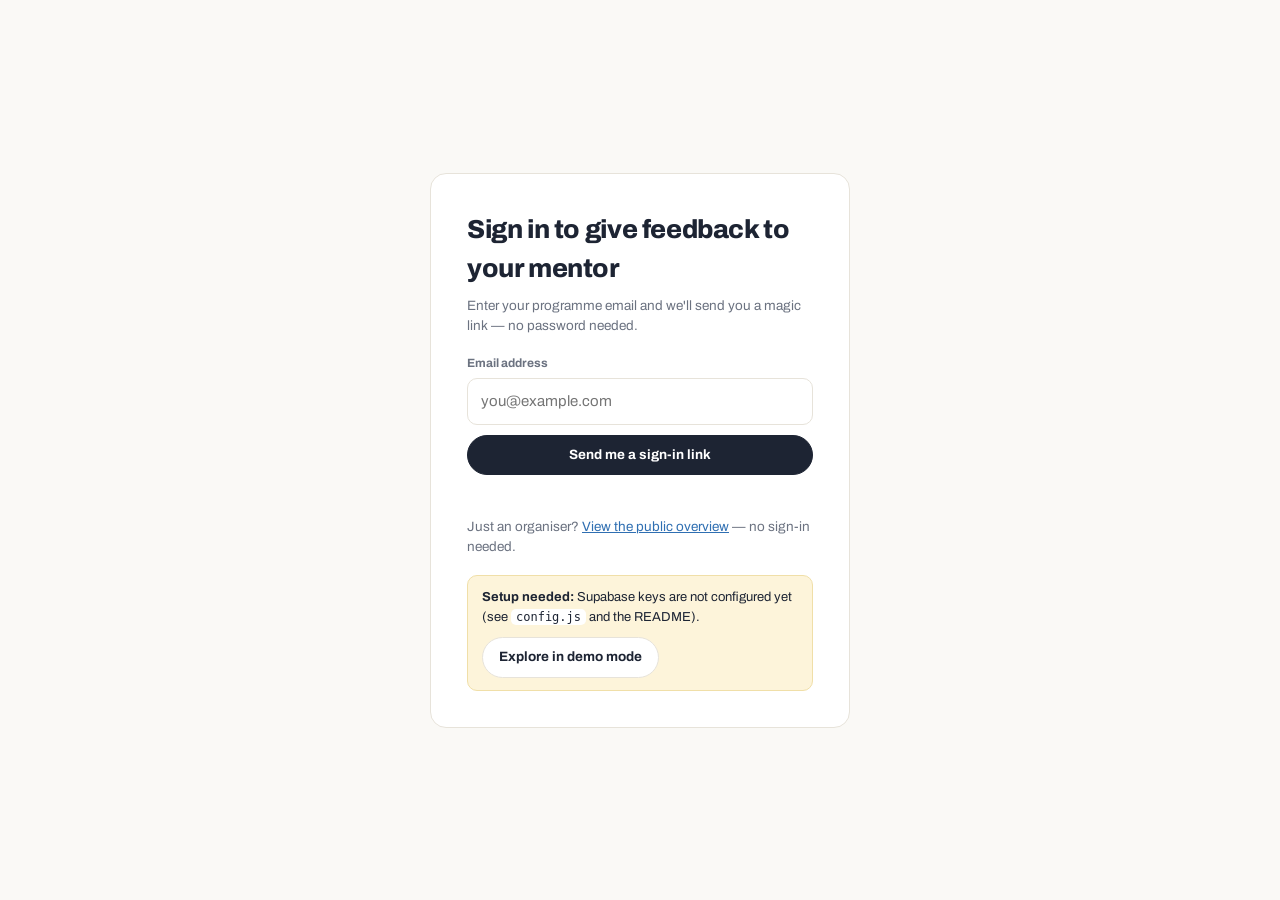
<file: index.html>
<!DOCTYPE html>
<!-- Mentorship Notebook — built by Dickson Otieno · https://dicksonotieno.com -->
<html lang="en-GB">
<head>
<meta charset="UTF-8">
<meta name="viewport" content="width=device-width, initial-scale=1.0">
<title>Mentorship Notebook</title>
<meta name="robots" content="noindex, nofollow">
<link rel="preconnect" href="https://fonts.googleapis.com">
<link rel="preconnect" href="https://fonts.gstatic.com" crossorigin>
<link href="https://fonts.googleapis.com/css2?family=Archivo:wght@400;500;600;700;800&display=swap" rel="stylesheet">
<link rel="stylesheet" href="styles.css">
</head>
<body>

<div id="boot" class="nb-boot">Loading the notebook…</div>

<div id="login" class="nb-auth nb-hidden">
  <div class="nb-authcard">
    <h1>Sign in to give feedback to your mentor</h1>
    <p class="nb-authsub">Enter your programme email and we'll send you a magic link — no password needed.</p>
    <form id="login-form">
      <label class="nb-label" for="login-email">Email address</label>
      <input id="login-email" type="email" required placeholder="you@example.com" autocomplete="email">
      <button type="submit" class="nb-btn nb-btn-primary" id="login-btn">Send me a sign-in link</button>
    </form>
    <p class="nb-authmsg" id="login-msg" role="status"></p>
    <p class="nb-authsub" style="margin-top:14px;">Just an organiser? <a href="/overview">View the public overview</a> — no sign-in needed.</p>
    <div id="setup-note" class="nb-setupnote nb-hidden">
      <p><strong>Setup needed:</strong> Supabase keys are not configured yet (see <code>config.js</code> and the README).</p>
      <button class="nb-btn" id="demo-btn">Explore in demo mode</button>
    </div>
  </div>
</div>

<div id="app" class="nb-hidden">
  <header class="nb-topbar">
    <div class="nb-brand">
      <span class="nb-brandname">Mentorship Notebook</span>
      <span class="nb-brandsub" id="brand-sub"></span>
    </div>
    <nav class="nb-tabs" id="tabs" aria-label="Sections"></nav>
    <div class="nb-userbox">
      <span class="nb-userchip" id="user-chip"></span>
      <button class="nb-btn nb-btn-small" id="signout-btn">Sign out</button>
    </div>
  </header>
  <div id="demo-banner" class="nb-demobanner nb-hidden">Demo mode — sample data only, nothing is saved.</div>
  <a id="sandbox-bar" class="nb-sandbar" href="https://example.com" target="_blank" rel="noopener noreferrer">
    <span class="nb-sandbar-icon" aria-hidden="true">
      <svg viewBox="0 0 24 24" width="20" height="20" fill="none" stroke="currentColor" stroke-width="2" stroke-linecap="round" stroke-linejoin="round"><path d="M9 3h6M10 3v6l-5 9a2 2 0 0 0 2 3h10a2 2 0 0 0 2-3l-5-9V3"/><path d="M7.5 14h9"/></svg>
    </span>
    <span class="nb-sandbar-label"><strong>Practice space</strong><span class="nb-sandbar-desc"> — your hands-on workspace</span></span>
    <span class="nb-sandbar-btn">Open<span aria-hidden="true"> ↗</span></span>
  </a>
  <main class="nb-main" id="main"></main>
  <footer class="nb-foot">Private to the programme team · No trackers · <span id="foot-note"></span> · Built by <a href="https://dicksonotieno.com" target="_blank" rel="noopener noreferrer">Dickson Otieno</a></footer>
</div>

<!-- supabase-js vendored locally (pinned @2.108.2) — no third-party code at runtime -->
<script defer src="vendor/supabase.umd.js"></script>
<script type="module" src="app.js"></script>
</body>
</html>
</file>
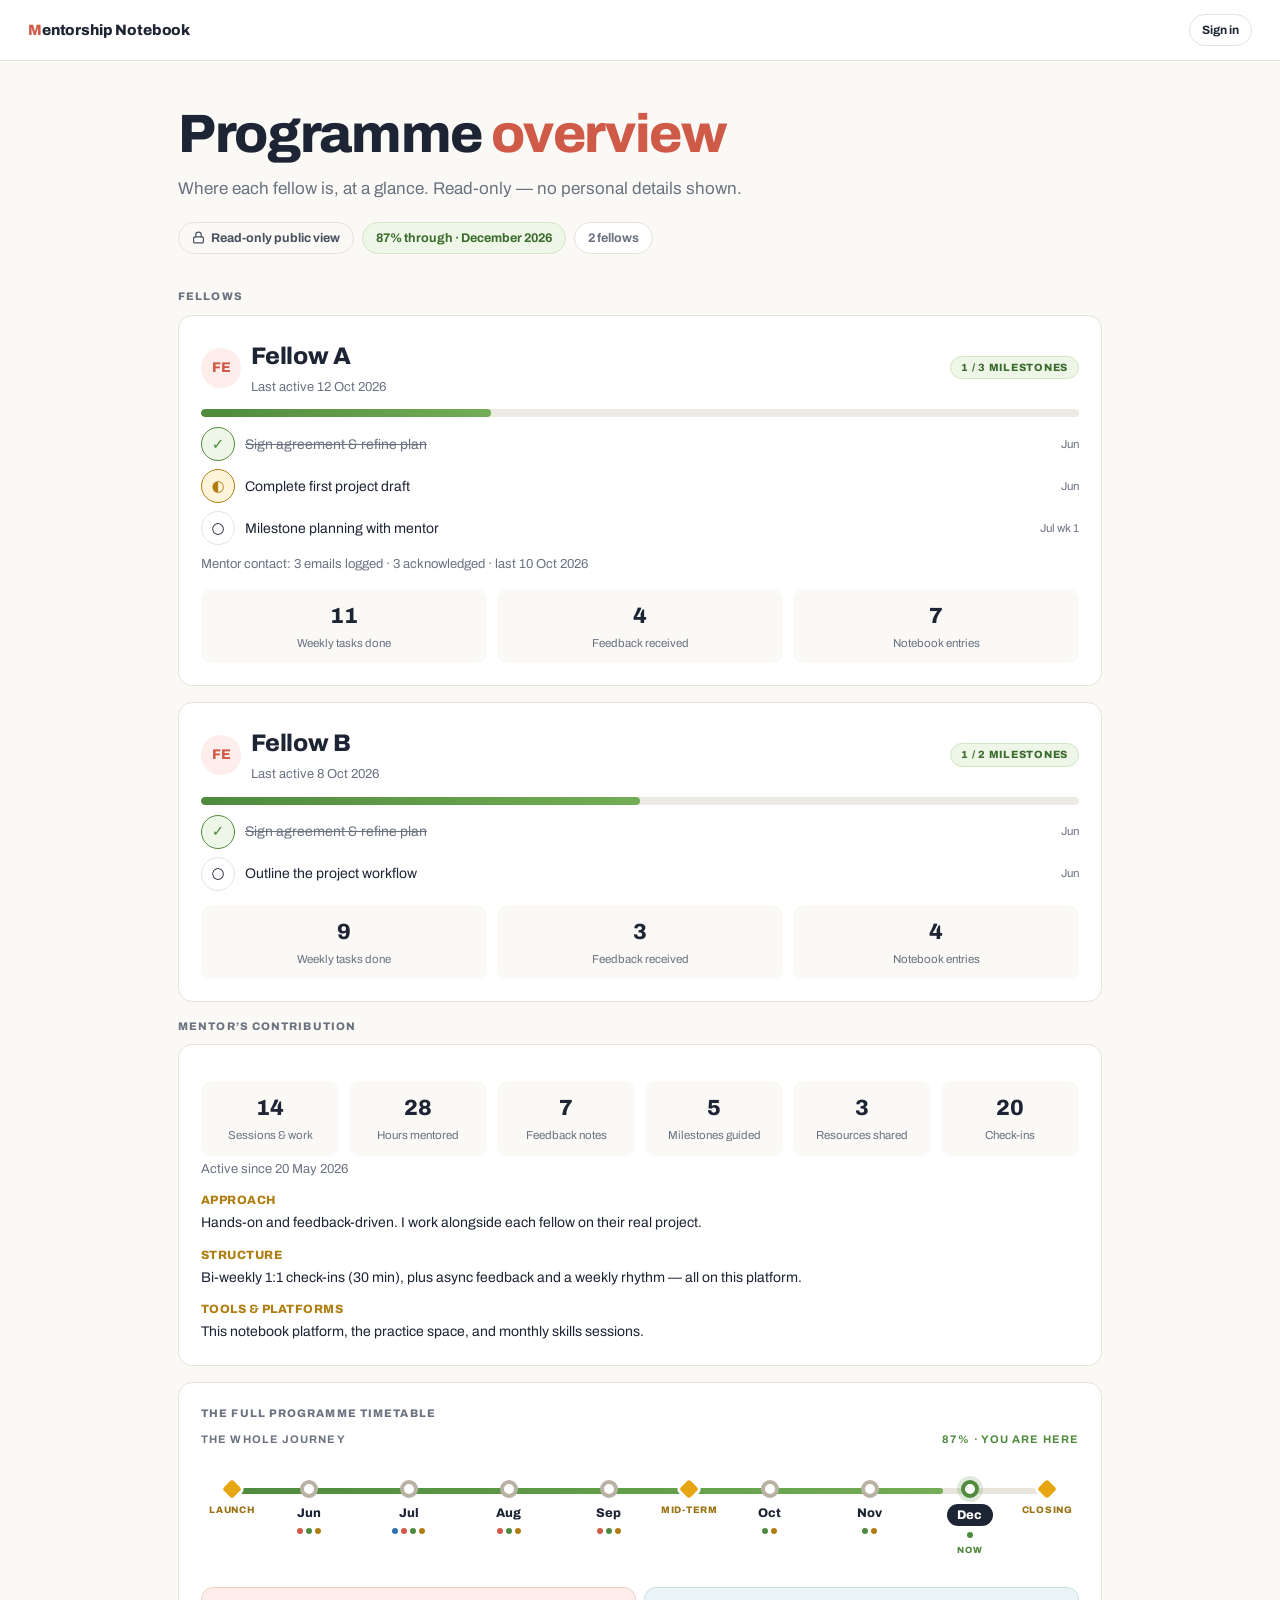
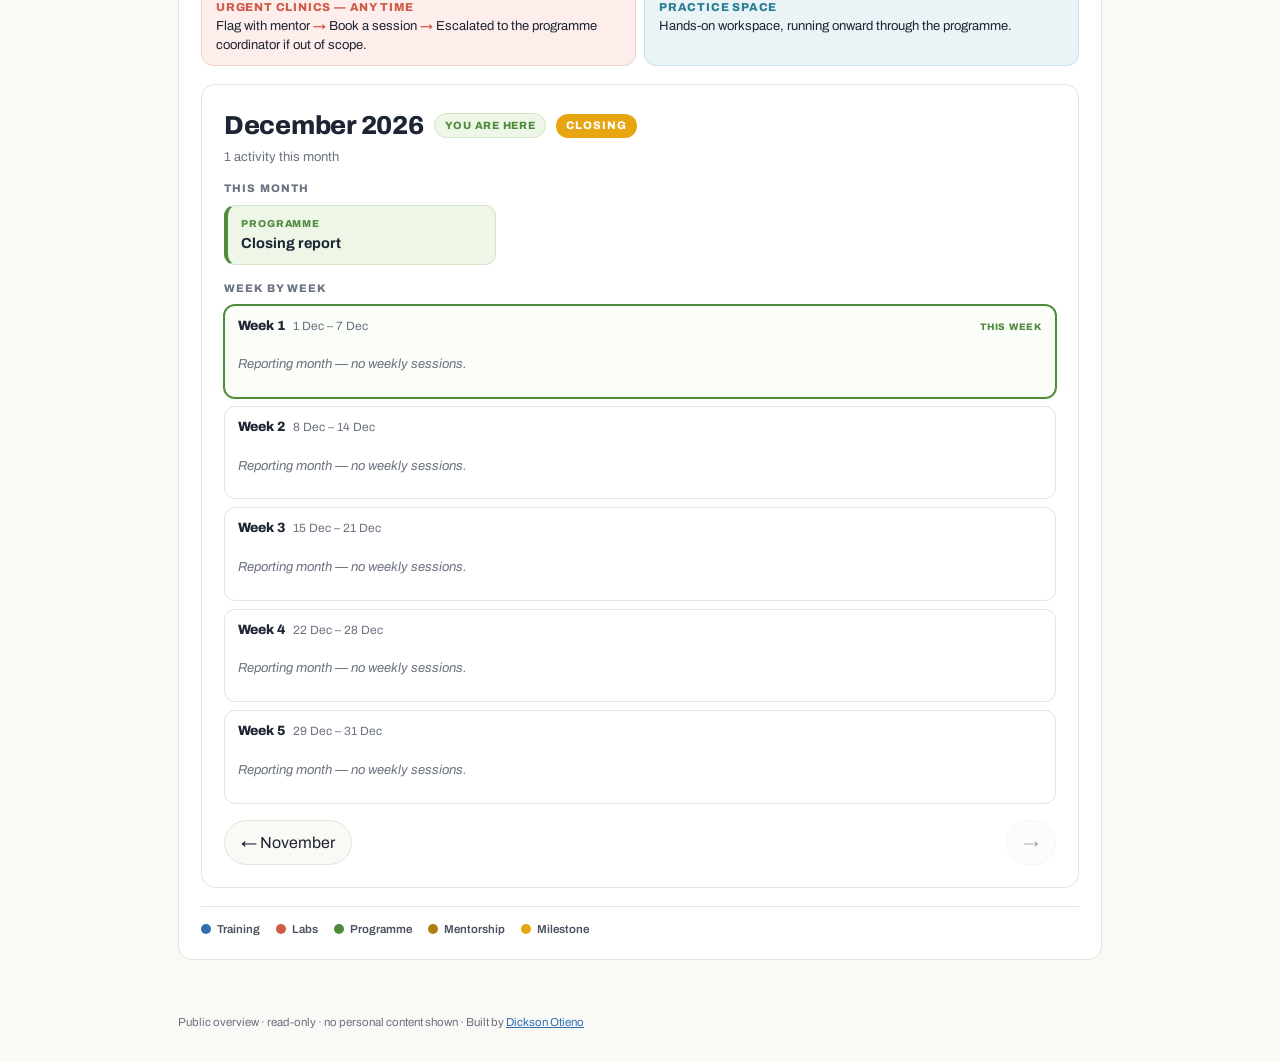
<file: overview.html>
<!DOCTYPE html>
<html lang="en-GB">
<head>
<meta charset="UTF-8">
<meta name="viewport" content="width=device-width, initial-scale=1.0">
<title>Programme overview — Mentorship Notebook</title>
<meta name="robots" content="noindex, nofollow">
<link rel="preconnect" href="https://fonts.googleapis.com">
<link rel="preconnect" href="https://fonts.gstatic.com" crossorigin>
<link href="https://fonts.googleapis.com/css2?family=Archivo:wght@400;500;600;700;800&display=swap" rel="stylesheet">
<link rel="stylesheet" href="styles.css">
</head>
<body>

<div id="ov-boot" class="nb-boot">Loading the overview…</div>

<div id="ov-app" class="nb-hidden">
  <header class="nb-topbar">
    <div class="nb-brand">
      <span class="nb-brandname">Mentorship Notebook</span>
    </div>
    <span class="nb-spacer"></span>
    <a class="nb-btn nb-btn-small" id="ov-signin" href="/" style="text-decoration:none;">Sign in</a>
  </header>

  <section class="ov-hero">
    <h1 class="ov-title">Programme <span>overview</span></h1>
    <p class="ov-lede">Where each fellow is, at a glance. Read-only — no personal details shown.</p>
    <div class="ov-meta" id="ov-meta"></div>
  </section>

  <main class="nb-main" id="ov-main"></main>
  <footer class="nb-foot">Public overview · read-only · no personal content shown · Built by <a href="https://dicksonotieno.com" target="_blank" rel="noopener noreferrer">Dickson Otieno</a></footer>
</div>

<script defer src="vendor/supabase.umd.js"></script>
<script type="module" src="overview.js"></script>
</body>
</html>
</file>
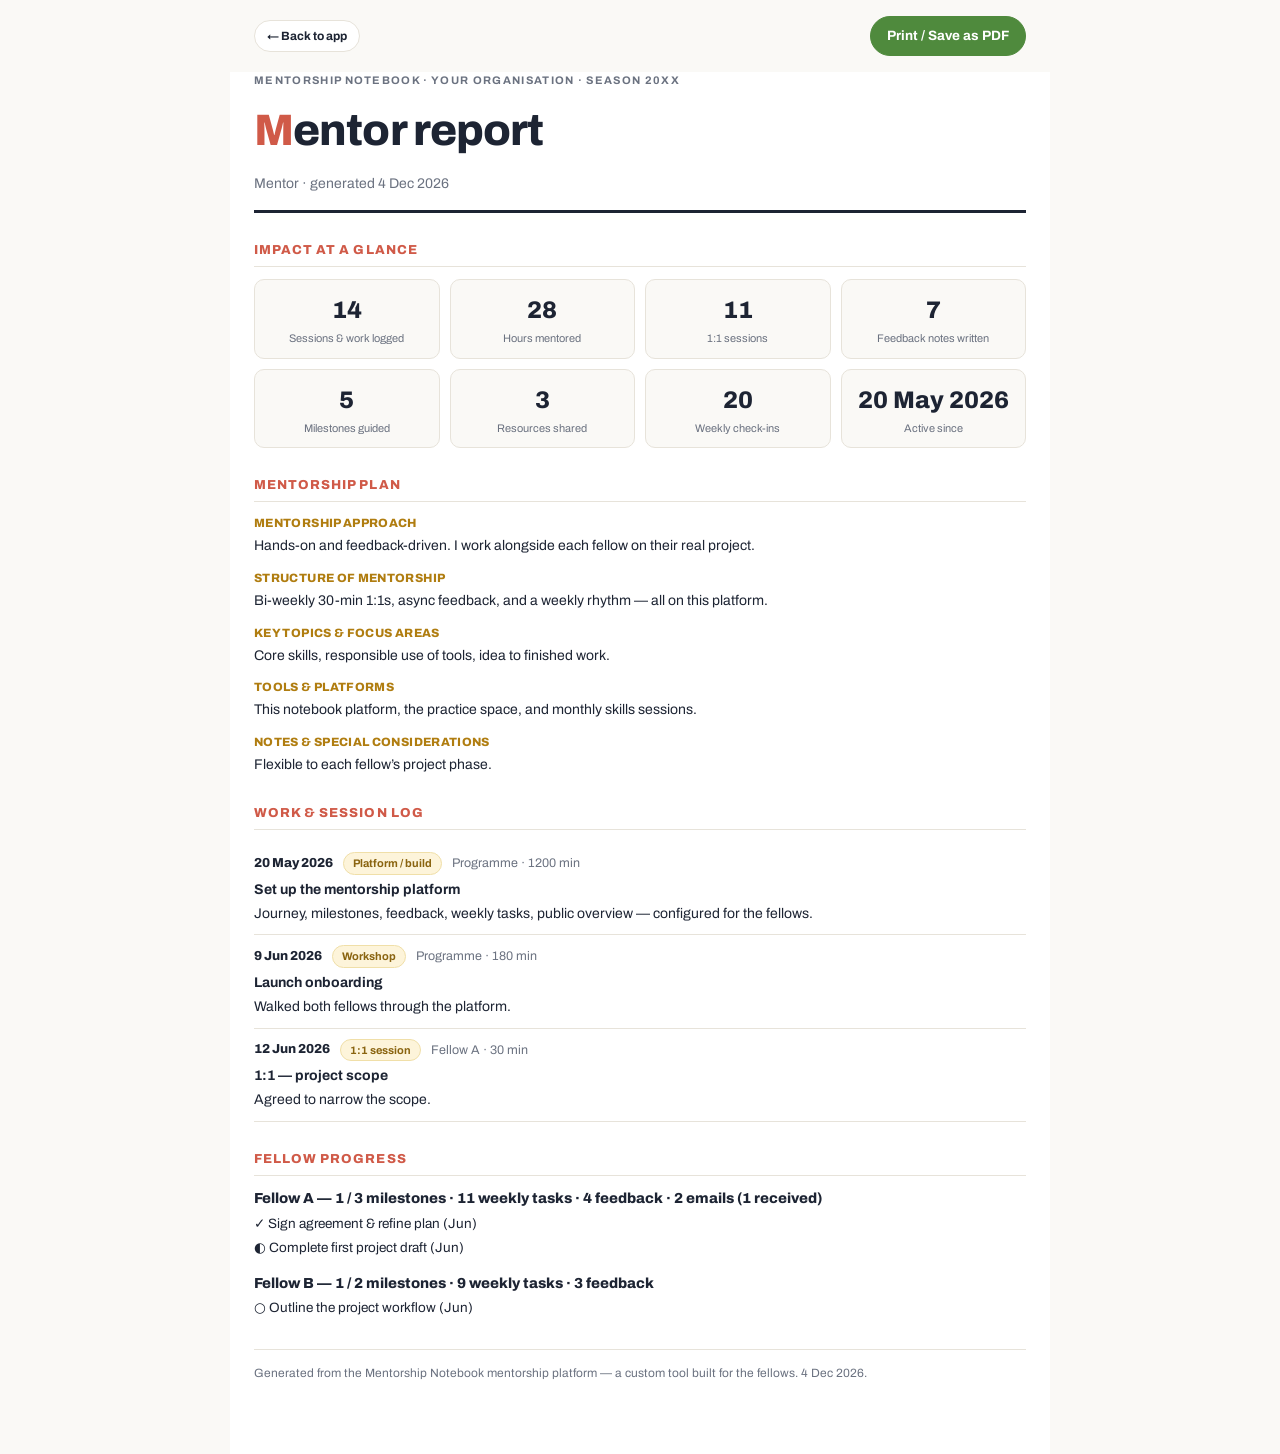
<file: report.html>
<!DOCTYPE html>
<html lang="en-GB">
<head>
<meta charset="UTF-8">
<meta name="viewport" content="width=device-width, initial-scale=1.0">
<title>Mentor report — Mentorship Notebook</title>
<meta name="robots" content="noindex, nofollow">
<link rel="preconnect" href="https://fonts.googleapis.com">
<link rel="preconnect" href="https://fonts.gstatic.com" crossorigin>
<link href="https://fonts.googleapis.com/css2?family=Archivo:wght@400;500;600;700;800&display=swap" rel="stylesheet">
<link rel="stylesheet" href="styles.css">
</head>
<body>

<div id="rep-boot" class="nb-boot">Preparing your report…</div>

<div id="rep-app" class="nb-hidden">
  <div class="rep-bar">
    <a href="/" class="nb-btn nb-btn-small" style="text-decoration:none;">← Back to app</a>
    <span class="nb-spacer"></span>
    <button class="nb-btn nb-btn-accent" id="rep-print">Print / Save as PDF</button>
  </div>
  <main class="rep-page" id="rep-page"></main>
</div>

<script defer src="vendor/supabase.umd.js"></script>
<script type="module" src="report.js"></script>
</body>
</html>
</file>
<file: styles.css>
/* =====================================================
   Mentorship Notebook — styles
   Built by Dickson Otieno — https://dicksonotieno.com
   ===================================================== */
:root{
  --bg:#faf9f6; --card:#fff; --ink:#1d2433; --mut:#6b7280; --line:#e7e3da;
  --training:#2f6fb2;     --training-bg:#eaf2fa;    --training-ln:#c6dcf0;
  --labs:#d05a48;  --labs-bg:#fdeeeb; --labs-ln:#f3cfc8;
  --programme:#4f8a3d;     --programme-bg:#eef6e8;    --programme-ln:#d2e6c4;
  --mentor:#b07d10; --mentor-bg:#fdf4da;--mentor-ln:#f0dfa8;
  --mile:#e8a512;   --mile-bg:#fdf3d7;  --mile-ln:#f0dfa8;
  --now:#4f8a3d;
}
*,*::before,*::after{box-sizing:border-box;}
html,body{margin:0;padding:0;}
body{
  background:var(--bg); color:var(--ink);
  font-family:'Archivo',system-ui,sans-serif; line-height:1.5;
  -webkit-text-size-adjust:100%;
}
button{font:inherit;cursor:pointer;}
input,textarea,select{font:inherit;color:inherit;}
a{color:var(--training);}
.nb-hidden{display:none!important;}

/* ---------- boot / auth ---------- */
.nb-boot{padding:60px 20px;text-align:center;color:var(--mut);font-size:14px;}
.nb-auth{min-height:100vh;display:flex;align-items:center;justify-content:center;padding:20px;}
.nb-authcard{
  background:var(--card);border:1px solid var(--line);border-radius:16px;
  padding:clamp(22px,5vw,36px);max-width:420px;width:100%;
}
.nb-eyebrow{font-size:10.5px;font-weight:700;letter-spacing:.14em;text-transform:uppercase;color:var(--mut);margin:0 0 6px;}
.nb-authcard h1{font-size:26px;font-weight:800;letter-spacing:-.015em;margin:0 0 8px;}
.nb-authsub{font-size:13.5px;color:var(--mut);margin:0 0 18px;}
.nb-label{display:block;font-size:12px;font-weight:700;margin-bottom:6px;color:var(--mut);}
.nb-authcard input[type=email]{
  width:100%;padding:11px 13px;border:1px solid var(--line);border-radius:10px;
  font-size:15px;margin-bottom:10px;background:#fff;
}
.nb-authmsg{font-size:13px;color:var(--programme);min-height:18px;margin:10px 0 0;}
.nb-authmsg.nb-err{color:var(--labs);}
.nb-setupnote{
  margin-top:16px;padding:12px 14px;border:1px solid var(--mentor-ln);
  background:var(--mentor-bg);border-radius:10px;font-size:13px;
}
.nb-setupnote p{margin:0 0 10px;}
.nb-setupnote code{background:#fff;padding:1px 5px;border-radius:5px;font-size:12px;}

/* ---------- buttons ---------- */
.nb-btn{
  display:inline-flex;align-items:center;gap:6px;justify-content:center;
  background:#fff;border:1px solid var(--line);border-radius:99px;
  padding:9px 16px;font-size:13.5px;font-weight:700;color:var(--ink);
  transition:border-color .15s,transform .12s;
}
.nb-btn:hover{border-color:#c8c1b2;transform:translateY(-1px);}
.nb-btn:focus-visible{outline:3px solid var(--training);outline-offset:2px;}
.nb-btn[disabled]{opacity:.5;pointer-events:none;}
.nb-btn-primary{background:var(--ink);border-color:var(--ink);color:#fff;width:100%;}
.nb-btn-primary:hover{border-color:var(--ink);}
.nb-btn-small{padding:6px 12px;font-size:12px;}
.nb-btn-accent{background:var(--programme);border-color:var(--programme);color:#fff;}

/* ---------- top bar ---------- */
.nb-topbar{
  display:flex;align-items:center;gap:14px;flex-wrap:wrap;
  padding:14px clamp(14px,3vw,28px);
  background:#fff;border-bottom:1px solid var(--line);
  position:sticky;top:0;z-index:10;
}
.nb-brand{display:flex;flex-direction:column;min-width:0;}
.nb-brandname{font-size:15px;font-weight:800;letter-spacing:-.01em;}
.nb-brandname::first-letter{color:var(--labs);}
.nb-brandsub{font-size:11px;color:var(--mut);}
.nb-tabs{display:flex;gap:4px;flex:1;flex-wrap:wrap;}
.nb-tab{
  background:none;border:none;border-radius:99px;padding:8px 14px;
  font-size:13.5px;font-weight:700;color:var(--mut);min-height:40px;
}
.nb-tab:hover{background:var(--bg);color:var(--ink);}
.nb-tab[aria-selected="true"]{background:var(--ink);color:#fff;}
.nb-userbox{display:flex;align-items:center;gap:8px;margin-left:auto;}
.nb-userchip{
  font-size:12px;font-weight:700;background:var(--programme-bg);color:#3c6b2e;
  border:1px solid var(--programme-ln);border-radius:99px;padding:5px 12px;
}
.nb-demobanner{
  background:var(--mentor-bg);border-bottom:1px solid var(--mentor-ln);
  color:#8a6410;font-size:12.5px;font-weight:700;text-align:center;padding:7px 10px;
}
/* permanent practice bar — whole bar is one big tappable link, every screen */
.nb-sandbar{
  display:flex;align-items:center;justify-content:center;gap:12px;flex-wrap:wrap;
  background:#e6f2f4;border-bottom:1px solid #c4dee3;color:#1f6678;
  padding:11px 16px;font-size:14.5px;font-weight:700;text-decoration:none;
  cursor:pointer;-webkit-tap-highlight-color:transparent;
  transition:background .15s;
}
.nb-sandbar:hover{background:#d8eaee;}
.nb-sandbar:active{background:#cce2e7;}
.nb-sandbar:focus-visible{outline:3px solid #2a7e93;outline-offset:-3px;}
.nb-sandbar-icon{
  display:inline-flex;align-items:center;justify-content:center;
  width:32px;height:32px;border-radius:50%;background:#fff;color:#2a7e93;
  border:1px solid #c4dee3;flex:0 0 auto;
}
.nb-sandbar-label{color:#1f6678;}
.nb-sandbar-label strong{color:#15505f;}
.nb-sandbar-btn{
  display:inline-flex;align-items:center;gap:2px;
  background:#2a7e93;color:#fff;border-radius:99px;padding:7px 17px;
  font-size:13.5px;font-weight:800;white-space:nowrap;
  transition:background .15s,transform .12s;
}
.nb-sandbar:hover .nb-sandbar-btn{background:#226576;transform:translateY(-1px);}
.nb-sandbar:active .nb-sandbar-btn{transform:translateY(0);}
.nb-main{max-width:980px;margin:0 auto;padding:clamp(14px,3vw,28px);}
.nb-foot{
  max-width:980px;margin:0 auto;padding:10px clamp(14px,3vw,28px) 30px;
  font-size:11.5px;color:var(--mut);
}

/* ---------- mobile: app-style header + thumb-friendly forms ---------- */
@media(max-width:700px){
  .nb-topbar{gap:10px 8px;padding:10px 14px;}
  .nb-brand{flex:1 1 auto;min-width:0;}
  .nb-brandname{font-size:15px;white-space:nowrap;overflow:hidden;text-overflow:ellipsis;}
  .nb-brandsub{display:none;}
  .nb-userbox{margin-left:auto;flex:0 0 auto;}
  .nb-userchip{font-size:11px;padding:5px 10px;max-width:46vw;white-space:nowrap;overflow:hidden;text-overflow:ellipsis;}
  /* segmented-control tab strip, full width on its own line */
  .nb-tabs{order:5;width:100%;display:grid;grid-template-columns:repeat(4,1fr);gap:5px;
    background:var(--bg);border:1px solid var(--line);border-radius:12px;padding:5px;flex:none;}
  .nb-tab{padding:0 4px;min-height:44px;font-size:13px;border-radius:9px;
    display:flex;align-items:center;justify-content:center;color:var(--ink);}
  /* stack composers so the action button is a big, obvious full-width tap target */
  .nb-composer{flex-direction:column;align-items:stretch;}
  .nb-composer textarea{width:100%;}
  .nb-composer .nb-btn{width:100%;min-height:46px;}
  .nb-form .nb-btn{width:100%;min-height:46px;}
  .nb-addrow input[type=text],.nb-addrow input[type=url]{min-width:0;flex:1 1 100%;}
  .nb-addrow .nb-btn{flex:1 1 100%;min-height:46px;}
  .nb-fellowchip{min-height:44px;}
  .nb-nnt{font-size:16px;}
  /* keep the sandbox bar to one tidy row on phones */
  .nb-sandbar{gap:10px;padding:10px 14px;font-size:14px;}
  .nb-sandbar-desc{display:none;}
  .nb-sandbar-icon{width:28px;height:28px;}
}
@media(max-width:345px){
  .nb-sandbar-icon{display:none;}
}

/* ---------- generic cards / sections ---------- */
.nb-panel{background:var(--card);border:1px solid var(--line);border-radius:14px;padding:clamp(14px,3vw,22px);margin-bottom:16px;}
.nb-sectitle{font-size:11px;font-weight:800;letter-spacing:.1em;text-transform:uppercase;color:var(--mut);margin:0 0 10px;}
.nb-h2{font-size:clamp(19px,4.2vw,24px);font-weight:800;letter-spacing:-.01em;margin:0;}
.nb-sub{font-size:13px;color:var(--mut);margin:4px 0 0;}
.nb-empty{font-size:13px;color:var(--mut);font-style:italic;margin:4px 0;}
.nb-hint{font-size:12.5px;color:#4a5160;background:var(--bg);border:1px solid var(--line);border-radius:9px;padding:8px 11px;margin:0 0 10px;line-height:1.45;}
.nb-row{display:flex;align-items:center;gap:10px;flex-wrap:wrap;}
.nb-spacer{flex:1;}
.nb-pill{
  font-size:10.5px;font-weight:800;letter-spacing:.07em;text-transform:uppercase;
  border-radius:99px;padding:3px 10px;border:1px solid;
}
.nb-pill-draft{background:var(--mentor-bg);border-color:var(--mentor-ln);color:#8a6410;}
.nb-pill-new{background:var(--training-bg);border-color:var(--training-ln);color:var(--training);}
.nb-pill-done{background:var(--programme-bg);border-color:var(--programme-ln);color:#3c6b2e;}
.nb-pill-shared{background:var(--labs-bg);border-color:var(--labs-ln);color:var(--labs);}
.nb-pill-now{background:var(--programme-bg);border-color:var(--programme-ln);color:#3c6b2e;}

/* now / up next */
.nb-nownext{display:grid;gap:10px;margin-top:12px;}
@media(min-width:560px){.nb-nownext{grid-template-columns:1fr 1fr;}}
.nb-nncard{border-radius:12px;padding:13px 15px;border:1px solid;}
.nb-nn-now{background:var(--programme-bg);border-color:var(--programme-ln);}
.nb-nn-next{background:var(--training-bg);border-color:var(--training-ln);}
.nb-nnk{font-size:10.5px;font-weight:800;letter-spacing:.08em;text-transform:uppercase;}
.nb-nn-now .nb-nnk{color:#3c6b2e;}
.nb-nn-next .nb-nnk{color:var(--training);}
.nb-nnt{font-size:17px;font-weight:800;margin-top:3px;}
.nb-nni{font-size:13px;color:#4a5160;margin-top:4px;line-height:1.4;}

/* progress bar */
.nb-progress{height:8px;border-radius:99px;background:#eceae2;overflow:hidden;margin-bottom:6px;}
.nb-progress-fill{height:100%;border-radius:99px;background:linear-gradient(90deg,var(--now),#73ad55);transition:width .8s ease-out;}

/* public overview */
.ov-hero{max-width:980px;margin:0 auto;padding:clamp(26px,5vw,46px) clamp(14px,3vw,28px) 6px;}
.ov-eyebrow{font-size:11.5px;font-weight:700;letter-spacing:.14em;text-transform:uppercase;color:var(--mut);margin:0 0 10px;}
.ov-title{font-size:clamp(34px,7vw,54px);font-weight:800;letter-spacing:-.025em;line-height:1.02;margin:0;}
.ov-title span{color:var(--labs);}
.ov-lede{font-size:clamp(15px,2.2vw,17px);color:var(--mut);margin:14px 0 0;max-width:600px;line-height:1.5;}
.ov-meta{display:flex;flex-wrap:wrap;gap:8px;margin-top:20px;}
.ov-chip{font-size:12.5px;font-weight:700;border-radius:99px;padding:6px 13px;border:1px solid;}
.ov-chip-lock{background:var(--bg);border-color:var(--line);color:#4a5160;display:inline-flex;align-items:center;gap:6px;}
.ov-chip-lock svg{width:13px;height:13px;}
.ov-chip-now{background:var(--programme-bg);border-color:var(--programme-ln);color:#3c6b2e;}
.ov-chip-mut{background:#fff;border-color:var(--line);color:var(--mut);}
.nb-ovstats{display:grid;grid-template-columns:repeat(3,1fr);gap:10px;margin-top:14px;}
.nb-ovstat{background:var(--bg);border-radius:10px;padding:11px 12px;text-align:center;}
.nb-ovstat-n{font-size:22px;font-weight:800;}
.nb-ovstat-l{font-size:11.5px;color:var(--mut);margin-top:2px;}

/* mentorship plan (read-only card) */
.nb-plan-h{font-size:12px;font-weight:800;letter-spacing:.04em;color:var(--mentor);margin-top:12px;text-transform:uppercase;}
.nb-plan-b{font-size:14px;line-height:1.55;margin:3px 0 0;white-space:pre-wrap;color:var(--ink);}
.nb-plan-card{padding-top:14px;}
.nb-plan-summary{font-size:13.5px;font-weight:800;color:var(--mentor);cursor:pointer;list-style:none;display:flex;align-items:center;gap:8px;}
.nb-plan-summary::-webkit-details-marker{display:none;}
.nb-plan-summary::before{content:"▸";font-size:12px;transition:transform .15s;}
details[open] .nb-plan-summary::before{transform:rotate(90deg);}

/* session & work log */
.nb-sess-date{font-size:12.5px;font-weight:800;color:var(--ink);}
.nb-sess-kind{background:var(--mentor-bg);border-color:var(--mentor-ln);color:#8a6410;text-transform:none;letter-spacing:0;}
.nb-sess-meta{font-size:12px;color:var(--mut);}
.nb-sess-title{font-size:14px;font-weight:700;margin-top:6px;}

/* mentor report (printable) */
.rep-bar{display:flex;align-items:center;gap:10px;max-width:820px;margin:0 auto;padding:16px clamp(14px,3vw,24px);}
.rep-page{max-width:820px;margin:0 auto;padding:0 clamp(14px,3vw,24px) 60px;background:#fff;}
.rep-head{border-bottom:3px solid var(--ink);padding-bottom:16px;margin-bottom:8px;}
.rep-eyebrow{font-size:11px;font-weight:700;letter-spacing:.12em;text-transform:uppercase;color:var(--mut);margin:0 0 8px;}
.rep-title{font-size:clamp(30px,6vw,44px);font-weight:800;letter-spacing:-.02em;margin:0;}
.rep-title::first-letter{color:var(--labs);}
.rep-by{font-size:14px;color:var(--mut);margin:10px 0 0;}
.rep-sec{margin-top:28px;}
.rep-h2{font-size:13px;font-weight:800;letter-spacing:.08em;text-transform:uppercase;color:var(--labs);border-bottom:1px solid var(--line);padding-bottom:6px;margin:0 0 12px;}
.rep-sub{font-size:12px;font-weight:800;letter-spacing:.03em;text-transform:uppercase;color:var(--mentor);margin-top:12px;}
.rep-p{font-size:14px;line-height:1.55;margin:3px 0 0;white-space:pre-wrap;color:var(--ink);}
.rep-stats{display:grid;grid-template-columns:repeat(4,1fr);gap:10px;}
.rep-stat{background:var(--bg);border:1px solid var(--line);border-radius:10px;padding:12px;text-align:center;}
.rep-stat-n{font-size:24px;font-weight:800;}
.rep-stat-l{font-size:11px;color:var(--mut);margin-top:3px;line-height:1.3;}
.rep-log{padding:10px 0;border-bottom:1px solid var(--line);break-inside:avoid;}
.rep-log-top{display:flex;align-items:center;gap:10px;flex-wrap:wrap;}
.rep-log-date{font-size:13px;font-weight:800;}
.rep-log-kind{font-size:11px;font-weight:700;background:var(--mentor-bg);border:1px solid var(--mentor-ln);color:#8a6410;border-radius:99px;padding:2px 9px;}
.rep-log-meta{font-size:12.5px;color:var(--mut);}
.rep-log-title{font-size:14px;font-weight:700;margin-top:4px;}
.rep-fellow{margin-bottom:14px;break-inside:avoid;}
.rep-fellow-name{font-size:14.5px;font-weight:800;}
.rep-mst{font-size:13.5px;margin-top:4px;color:var(--ink);}
.rep-foot{margin-top:30px;padding-top:14px;border-top:1px solid var(--line);font-size:12px;color:var(--mut);}
@media(max-width:560px){.rep-stats{grid-template-columns:repeat(2,1fr);}}
@media print{
  body{background:#fff;}
  .rep-bar{display:none;}
  .nb-boot{display:none;}
  .rep-page{max-width:none;padding:0;}
  .rep-sec{break-inside:avoid-page;}
  a[href]:after{content:"";}
}

/* generic dated entry (feedback / notebook) */
.nb-entry{border:1px solid var(--line);border-radius:11px;padding:12px 14px;margin-bottom:10px;background:#fff;}
.nb-entry-body{font-size:14px;line-height:1.55;white-space:pre-wrap;margin:0;}
.nb-entry-meta{font-size:11.5px;color:var(--mut);}
.nb-entry .nb-row{margin-top:8px;}

/* fellow switcher (mentor) */
.nb-fellows-lbl{font-size:11px;font-weight:800;letter-spacing:.09em;text-transform:uppercase;color:var(--mut);align-self:center;margin-right:2px;}
.nb-fellows{display:flex;gap:8px;flex-wrap:wrap;margin-bottom:16px;align-items:center;}
.nb-fellowchip{
  display:flex;align-items:center;gap:8px;
  background:#fff;border:1px solid var(--line);border-radius:99px;padding:7px 14px 7px 7px;
  font-size:13.5px;font-weight:700;
}
.nb-fellowchip[aria-selected="true"]{border-color:var(--ink);box-shadow:0 0 0 1px var(--ink);}
.nb-avatar{
  width:28px;height:28px;border-radius:50%;display:inline-flex;align-items:center;justify-content:center;
  background:var(--labs-bg);color:var(--labs);font-size:11px;font-weight:800;flex:0 0 auto;
}

/* notes */
.nb-note{border:1px solid var(--line);border-radius:11px;padding:12px 14px;margin-bottom:10px;background:#fff;}
.nb-note-title{font-size:14.5px;font-weight:700;}
.nb-note-body{font-size:13.5px;margin:6px 0 0;white-space:pre-wrap;line-height:1.55;}
.nb-note-meta{font-size:11.5px;color:var(--mut);margin-top:8px;}
.nb-note.nb-isdraft{background:#fffdf4;border-color:var(--mentor-ln);}

/* milestones */
.nb-mst{list-style:none;margin:0;padding:0;display:flex;flex-direction:column;gap:8px;}
.nb-mst li{display:flex;align-items:center;gap:10px;font-size:14px;}
.nb-mststate{
  width:34px;height:34px;border-radius:50%;border:1px solid var(--line);background:#fff;
  display:inline-flex;align-items:center;justify-content:center;font-size:15px;flex:0 0 auto;
}
.nb-mststate.is-done{background:var(--programme-bg);border-color:var(--programme);color:var(--programme);}
.nb-mststate.is-progress{background:var(--mentor-bg);border-color:var(--mentor);color:var(--mentor);}
.nb-msttitle{flex:1;min-width:0;}
.nb-msttitle.is-done{text-decoration:line-through;color:var(--mut);}
.nb-mstmeta{font-size:11.5px;color:var(--mut);white-space:nowrap;}
.nb-mstdel{background:none;border:none;color:var(--mut);font-size:15px;padding:4px;border-radius:6px;}
.nb-mstdel:hover{color:var(--labs);background:var(--labs-bg);}
.nb-addrow{display:flex;gap:8px;margin-top:12px;flex-wrap:wrap;}
.nb-addrow input[type=text],.nb-addrow input[type=url]{
  flex:1;min-width:160px;padding:9px 12px;border:1px solid var(--line);border-radius:10px;font-size:13.5px;background:#fff;
}
/* milestone "show on overview" toggle (mentor only) */
.nb-msteye{background:none;border:none;color:var(--programme);font-size:15px;padding:4px;border-radius:6px;line-height:1;flex:0 0 auto;}
.nb-msteye:hover{background:var(--programme-bg);}
.nb-msteye.is-off{color:#c2bcb0;}
.nb-msteye.is-off:hover{color:var(--mut);background:var(--bg);}

/* communication log + mentor contact */
.nb-comm-subj{font-size:14px;font-weight:700;min-width:0;}
.nb-contact-email{font-size:13px;color:var(--mut);font-weight:600;word-break:break-all;}

/* settings checkboxes (mentor: what shows on the public overview) */
.nb-check{display:flex;align-items:center;gap:9px;font-size:14px;margin-top:8px;cursor:pointer;}
.nb-check input{width:17px;height:17px;flex:0 0 auto;accent-color:var(--programme);}

/* check-in thread */
.nb-thread{display:flex;flex-direction:column;gap:10px;}
.nb-msg{display:flex;gap:10px;}
.nb-msgbody{
  background:var(--bg);border:1px solid var(--line);border-radius:11px;
  padding:9px 13px;font-size:13.5px;line-height:1.55;white-space:pre-wrap;min-width:0;
}
.nb-msg.nb-mine .nb-msgbody{background:var(--programme-bg);border-color:var(--programme-ln);}
.nb-msg.nb-frommentor .nb-msgbody{background:var(--mentor-bg);border-color:var(--mentor-ln);}
.nb-msgmeta{font-size:11px;color:var(--mut);margin-top:3px;}
.nb-composer{display:flex;gap:8px;margin-top:14px;align-items:flex-end;}
.nb-composer textarea{
  flex:1;padding:10px 13px;border:1px solid var(--line);border-radius:11px;
  font-size:13.5px;resize:vertical;min-height:44px;background:#fff;
}

/* forms */
.nb-form{display:flex;flex-direction:column;gap:8px;margin-top:10px;}
.nb-form input[type=text],.nb-form input[type=url],.nb-form textarea,.nb-form select{
  padding:9px 12px;border:1px solid var(--line);border-radius:10px;font-size:13.5px;background:#fff;width:100%;
}
.nb-form textarea{resize:vertical;min-height:70px;}
.nb-formrow{display:flex;gap:8px;flex-wrap:wrap;}
.nb-formrow>*{flex:1;min-width:140px;}

/* resources */
.nb-res{border:1px solid var(--line);border-radius:11px;padding:11px 14px;margin-bottom:9px;background:#fff;}
.nb-res-title{font-size:14px;font-weight:700;}
.nb-res-title a{color:var(--training);text-decoration:none;}
.nb-res-title a:hover{text-decoration:underline;}
.nb-res-note{font-size:13px;color:var(--mut);margin:3px 0 0;}
.nb-res-meta{font-size:11.5px;color:var(--mut);margin-top:6px;display:flex;gap:8px;align-items:center;flex-wrap:wrap;}

/* =====================================================
   Journey map (ported from the workshop board page)
   ===================================================== */
#ainj-root{display:block;max-width:980px;margin:0 auto;color:var(--ink);line-height:1.45;}
#ainj-root button{background:none;border:none;cursor:pointer;color:inherit;font:inherit;}
#ainj-root button:focus-visible{outline:3px solid var(--training);outline-offset:2px;border-radius:8px;}
.ainj-maplabel{
  display:flex;justify-content:space-between;align-items:baseline;gap:10px;
  margin:4px 0 2px;
  font-size:11px;font-weight:700;letter-spacing:.1em;text-transform:uppercase;color:var(--mut);
}
.ainj-maplabel strong{color:var(--now);font-size:11px;}
.ainj-mapwrap{overflow-x:auto;-webkit-overflow-scrolling:touch;margin:0 -6px;padding:6px;scrollbar-width:thin;}
.ainj-map{position:relative;display:flex;align-items:flex-start;gap:0;min-width:640px;padding:10px 4px 2px;}
.ainj-rail{position:absolute;left:30px;right:30px;top:32px;height:6px;border-radius:99px;background:#e9e5dc;}
.ainj-railfill{
  position:absolute;left:0;top:0;height:100%;width:0%;border-radius:99px;
  background:linear-gradient(90deg,var(--now),#73ad55);transition:width 1s ease-out;
}
.ainj-stop{
  position:relative;flex:1;min-width:62px;display:flex;flex-direction:column;align-items:center;gap:6px;
  padding:14px 2px 8px;border-radius:12px;transition:background .15s;
}
.ainj-stop:hover{background:rgba(0,0,0,.035);}
.ainj-stop .ainj-node{width:18px;height:18px;border-radius:50%;background:#fff;border:4px solid #b9b2a4;position:relative;z-index:1;}
.ainj-stop[aria-selected="true"] .ainj-node{border-color:var(--ink);}
.ainj-stop.ainj-isnow .ainj-node{border-color:var(--now);box-shadow:0 0 0 4px rgba(79,138,61,.18);}
.ainj-stop .ainj-mn{font-size:12.5px;font-weight:800;letter-spacing:.02em;}
.ainj-stop[aria-selected="true"] .ainj-mn{background:var(--ink);color:#fff;border-radius:99px;padding:2px 10px;}
.ainj-stop .ainj-dots{display:flex;gap:3px;}
.ainj-stop .ainj-dots i{width:6px;height:6px;border-radius:50%;display:block;}
.ainj-stop .ainj-nowtag{font-size:9px;font-weight:800;letter-spacing:.08em;text-transform:uppercase;color:var(--now);}
.ainj-flag{flex:0 0 auto;min-width:54px;display:flex;flex-direction:column;align-items:center;gap:6px;padding:14px 2px 8px;pointer-events:none;}
.ainj-flag .ainj-node{
  width:14px;height:14px;border-radius:3px;transform:rotate(45deg);
  background:var(--mile);box-shadow:0 0 0 3px #fff;position:relative;z-index:1;margin:2px 0;
}
.ainj-flag .ainj-mn{font-size:9.5px;font-weight:800;letter-spacing:.08em;text-transform:uppercase;color:#9a7110;text-align:center;}
.ainj-standing{display:grid;gap:8px;margin:14px 0 18px;}
@media(min-width:680px){.ainj-standing{grid-template-columns:1fr 1fr;}}
.ainj-callout{border-radius:12px;padding:11px 14px;font-size:13px;border:1px solid;display:flex;gap:10px;align-items:flex-start;}
.ainj-co-labs{background:var(--labs-bg);border-color:var(--labs-ln);}
.ainj-co-sand{background:#eaf4f6;border-color:#c8e2e8;}
.ainj-callout h3{font-size:11.5px;font-weight:800;text-transform:uppercase;letter-spacing:.07em;margin:0 0 2px;}
.ainj-co-labs h3{color:var(--labs);}
.ainj-co-sand h3{color:#2a7e93;}
.ainj-callout p{font-size:13px;line-height:1.4;margin:0;}
.ainj-callout .ainj-arrtxt{font-weight:700;color:var(--labs);}
.ainj-panel{background:var(--card);border:1px solid var(--line);border-radius:14px;padding:clamp(14px,3vw,22px);}
.ainj-phead{display:flex;align-items:center;gap:10px;flex-wrap:wrap;margin-bottom:4px;}
.ainj-pname{font-size:clamp(20px,4.6vw,26px);font-weight:800;letter-spacing:-.01em;}
.ainj-herepill{
  font-size:10.5px;font-weight:800;letter-spacing:.07em;text-transform:uppercase;
  color:var(--now);background:var(--programme-bg);border:1px solid var(--programme-ln);padding:4px 10px;border-radius:99px;
}
.ainj-pmile{font-size:11px;font-weight:800;letter-spacing:.08em;text-transform:uppercase;color:#fff;background:var(--mile);padding:4px 10px;border-radius:99px;}
.ainj-psub{font-size:13px;color:var(--mut);margin:0 0 14px;}
.ainj-sec{margin-bottom:16px;}
.ainj-sectitle{font-size:11px;font-weight:800;letter-spacing:.1em;text-transform:uppercase;color:var(--mut);margin-bottom:8px;}
.ainj-mcards{display:grid;grid-template-columns:1fr;gap:8px;}
@media(min-width:560px){.ainj-mcards{grid-template-columns:repeat(2,1fr);}}
@media(min-width:840px){.ainj-mcards{grid-template-columns:repeat(3,1fr);}}
.ainj-card{position:relative;border-radius:11px;padding:11px 13px;border:1px solid;border-left-width:4px;font-size:14px;}
.ainj-card .ainj-track{font-size:10px;font-weight:800;letter-spacing:.09em;text-transform:uppercase;display:block;margin-bottom:2px;}
.ainj-card .ainj-name{font-weight:700;font-size:14.5px;line-height:1.3;}
.ainj-card .ainj-meta{font-size:12.5px;color:var(--mut);margin-top:1px;}
.ainj-c-training{background:var(--training-bg);border-color:var(--training-ln);border-left-color:var(--training);}
.ainj-c-training .ainj-track{color:var(--training);}
.ainj-c-labs{background:var(--labs-bg);border-color:var(--labs-ln);border-left-color:var(--labs);}
.ainj-c-labs .ainj-track{color:var(--labs);}
.ainj-c-programme{background:var(--programme-bg);border-color:var(--programme-ln);border-left-color:var(--programme);}
.ainj-c-programme .ainj-track{color:var(--programme);}
.ainj-c-mentor{background:var(--mentor-bg);border-color:var(--mentor-ln);border-left-color:var(--mentor);}
.ainj-c-mentor .ainj-track{color:var(--mentor);}
.ainj-c-mile{background:var(--mile-bg);border-color:var(--mile-ln);border-left-color:var(--mile);}
.ainj-c-mile .ainj-track{color:#9a7110;}

/* mentor editing controls on the timetable */
.ainj-del{
  position:absolute;top:5px;right:6px;width:20px;height:20px;padding:0;
  border:none;border-radius:50%;background:rgba(255,255,255,.65);
  color:#9a948a;font-size:14px;line-height:1;cursor:pointer;
}
.ainj-del:hover{background:#fff;color:var(--labs);}
.ainj-wevent .ainj-del{position:static;background:rgba(255,255,255,.5);}
.ainj-editbox{margin-top:14px;}
.ainj-addtoggle{border-style:dashed;}
.ainj-editform{
  display:flex;flex-direction:column;gap:8px;margin-top:10px;
  border:1px solid var(--line);border-radius:12px;padding:12px;background:#fff;
}
.ainj-editform input,.ainj-editform select{
  padding:9px 12px;border:1px solid var(--line);border-radius:10px;font-size:13.5px;background:#fff;width:100%;
}
.ainj-editrow{display:flex;gap:8px;flex-wrap:wrap;}
.ainj-editrow>*{flex:1;min-width:130px;}
/* the #ainj-root button reset zeroes border/background — re-assert for real buttons */
#ainj-root .ainj-navbtn{border:1px solid var(--line);background:var(--bg);}
#ainj-root .ainj-navbtn:hover{border-color:#c8c1b2;}
#ainj-root .ainj-del{background:rgba(255,255,255,.65);color:#9a948a;}
#ainj-root .ainj-del:hover{background:#fff;color:var(--labs);}
#ainj-root .ainj-editform .nb-btn{border:1px solid var(--line);background:#fff;color:var(--ink);}
#ainj-root .ainj-editform .nb-btn-accent{background:var(--programme);border-color:var(--programme);color:#fff;}
/* tickable weekly chips (buttons need bg/border/colour re-asserted past the reset) */
#ainj-root .ainj-ch-programme{background:var(--programme-bg);border:1px solid var(--programme-ln);color:#3c6b2e;--chk:#3c6b2e;}
#ainj-root .ainj-ch-mentor{background:var(--mentor-bg);border:1px solid var(--mentor-ln);color:#8a6410;--chk:#8a6410;}
.ainj-wcheck{cursor:pointer;}
.ainj-cbox{
  width:17px;height:17px;border-radius:5px;border:1.6px solid var(--chk);background:#fff;color:var(--chk);
  display:inline-flex;align-items:center;justify-content:center;font-size:12px;font-weight:800;line-height:1;flex:0 0 auto;
}
.ainj-wcheck.is-done .ainj-cbox{background:var(--chk);color:#fff;}
.ainj-wcheck.is-done{box-shadow:inset 0 0 0 1px var(--chk);}
.ainj-weeks{display:flex;flex-direction:column;gap:8px;}
.ainj-week{border:1px solid var(--line);border-radius:11px;padding:10px 13px;display:flex;flex-direction:column;gap:7px;background:#fff;}
.ainj-week.ainj-thisweek{border-color:var(--now);box-shadow:0 0 0 1px var(--now);background:#fbfdf8;}
.ainj-wtop{display:flex;align-items:baseline;gap:8px;flex-wrap:wrap;}
.ainj-wname{font-size:13.5px;font-weight:800;}
.ainj-wdates{font-size:12px;color:var(--mut);}
.ainj-wnow{font-size:9.5px;font-weight:800;letter-spacing:.08em;text-transform:uppercase;color:var(--now);margin-left:auto;}
.ainj-wevents{display:flex;flex-direction:column;gap:6px;}
.ainj-wevent{
  display:flex;align-items:center;gap:9px;border-radius:9px;padding:8px 11px;
  font-size:13.5px;font-weight:700;border:1px solid;border-left-width:4px;
}
.ainj-wevent small{font-weight:500;color:var(--mut);}
.ainj-wchips{display:flex;flex-wrap:wrap;gap:6px;}
.ainj-wchip{display:inline-flex;align-items:center;gap:6px;font-size:11.5px;font-weight:700;border-radius:99px;padding:5px 11px;border:1px solid;}
.ainj-wchip i{width:7px;height:7px;border-radius:50%;display:inline-block;}
.ainj-ch-programme{background:var(--programme-bg);border-color:var(--programme-ln);color:#3c6b2e;}
.ainj-ch-programme i{background:var(--programme);}
.ainj-ch-mentor{background:var(--mentor-bg);border-color:var(--mentor-ln);color:#8a6410;}
.ainj-ch-mentor i{background:var(--mentor);}
.ainj-empty{font-size:13px;color:var(--mut);font-style:italic;}
.ainj-nav{display:flex;justify-content:space-between;gap:10px;margin-top:16px;}
.ainj-navbtn{
  display:inline-flex;align-items:center;gap:6px;font-size:13px;font-weight:700;color:var(--ink);
  background:var(--bg);border:1px solid var(--line);border-radius:99px;padding:10px 16px;min-height:44px;
  transition:border-color .15s,transform .12s;
}
.ainj-navbtn:hover{border-color:#c8c1b2;transform:translateY(-1px);}
.ainj-navbtn[disabled]{opacity:.35;pointer-events:none;}
.ainj-legend{
  margin-top:18px;padding-top:14px;border-top:1px solid var(--line);
  display:flex;flex-wrap:wrap;gap:8px 16px;font-size:11.5px;font-weight:600;color:#4a5160;
}
.ainj-legend span{display:inline-flex;align-items:center;gap:6px;}
.ainj-legend i{width:10px;height:10px;border-radius:50%;display:inline-block;}

@media (prefers-reduced-motion:reduce){*{transition:none!important;animation:none!important;}}
</file>
